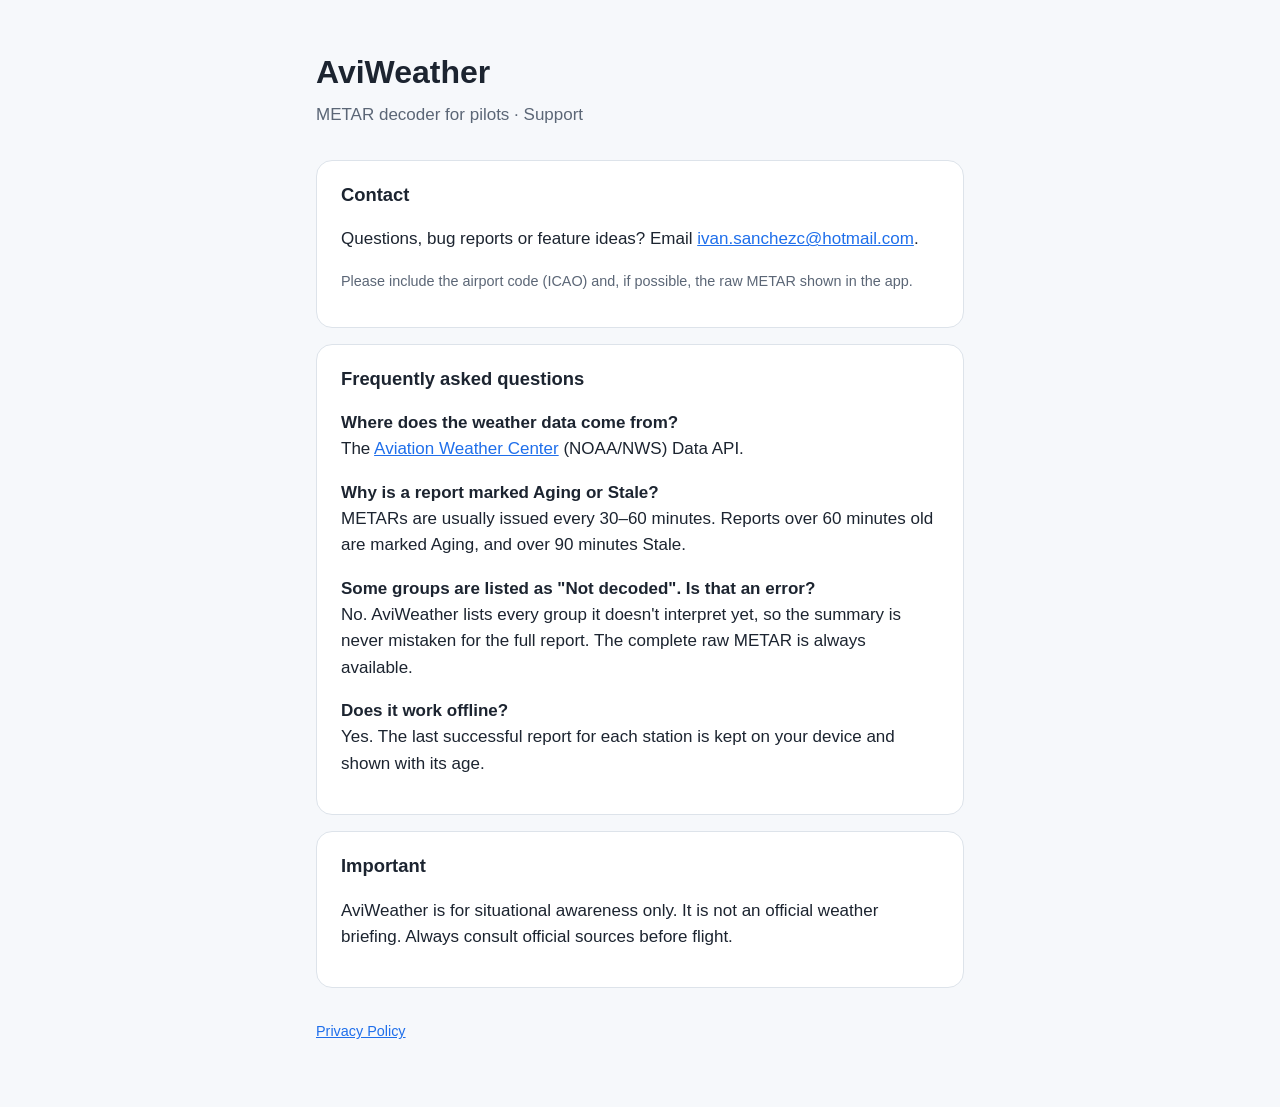
<file: index.html>
<!doctype html>
<html lang="en">
<head>
  <meta charset="utf-8">
  <meta name="viewport" content="width=device-width, initial-scale=1">
  <title>AviWeather Support</title>
  <link rel="stylesheet" href="style.css">
</head>
<body>
<main>
  <header>
    <h1>AviWeather</h1>
    <p>METAR decoder for pilots · Support</p>
  </header>

  <section>
    <h2>Contact</h2>
    <p>Questions, bug reports or feature ideas? Email <a href="mailto:ivan.sanchezc@hotmail.com?subject=AviWeather%20support">ivan.sanchezc@hotmail.com</a>.</p>
    <p class="muted">Please include the airport code (ICAO) and, if possible, the raw METAR shown in the app.</p>
  </section>

  <section>
    <h2>Frequently asked questions</h2>
    <p><strong>Where does the weather data come from?</strong><br>
    The <a href="https://aviationweather.gov">Aviation Weather Center</a> (NOAA/NWS) Data API.</p>
    <p><strong>Why is a report marked Aging or Stale?</strong><br>
    METARs are usually issued every 30–60 minutes. Reports over 60 minutes old are marked Aging, and over 90 minutes Stale.</p>
    <p><strong>Some groups are listed as "Not decoded". Is that an error?</strong><br>
    No. AviWeather lists every group it doesn't interpret yet, so the summary is never mistaken for the full report. The complete raw METAR is always available.</p>
    <p><strong>Does it work offline?</strong><br>
    Yes. The last successful report for each station is kept on your device and shown with its age.</p>
  </section>

  <section>
    <h2>Important</h2>
    <p>AviWeather is for situational awareness only. It is not an official weather briefing. Always consult official sources before flight.</p>
  </section>

  <nav><a href="privacy.html">Privacy Policy</a></nav>
</main>
</body>
</html>
</file>
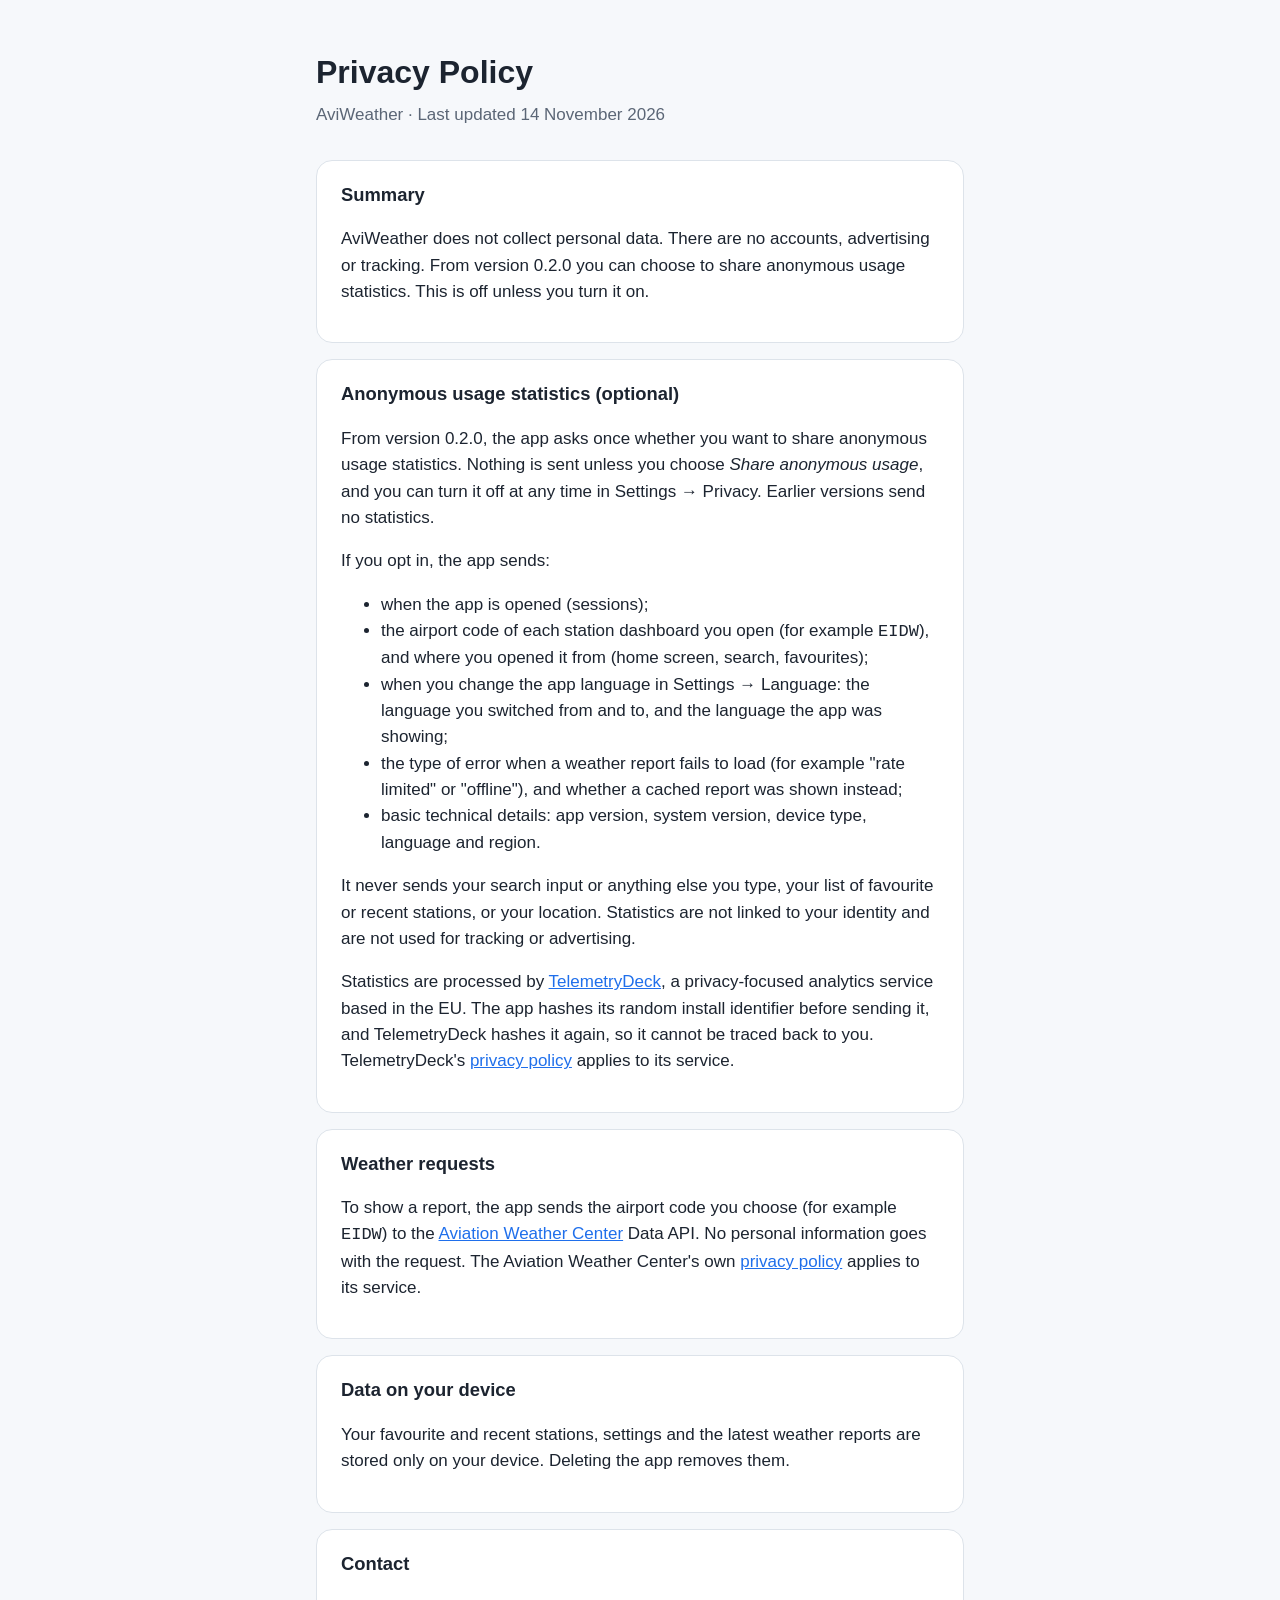
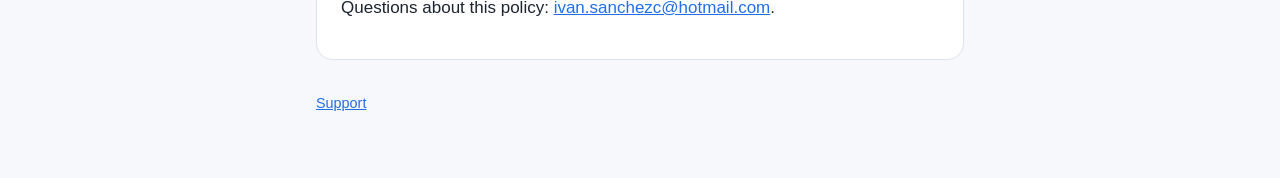
<file: privacy.html>
<!doctype html>
<html lang="en">
<head>
  <meta charset="utf-8">
  <meta name="viewport" content="width=device-width, initial-scale=1">
  <title>AviWeather Privacy Policy</title>
  <link rel="stylesheet" href="style.css">
</head>
<body>
<main>
  <header>
    <h1>Privacy Policy</h1>
    <p>AviWeather · Last updated 14 November 2026</p>
  </header>

  <section>
    <h2>Summary</h2>
    <p>AviWeather does not collect personal data. There are no accounts, advertising or tracking. From version 0.2.0 you can choose to share anonymous usage statistics. This is off unless you turn it on.</p>
  </section>

  <section>
    <h2>Anonymous usage statistics (optional)</h2>
    <p>From version 0.2.0, the app asks once whether you want to share anonymous usage statistics. Nothing is sent unless you choose <em>Share anonymous usage</em>, and you can turn it off at any time in Settings → Privacy. Earlier versions send no statistics.</p>
    <p>If you opt in, the app sends:</p>
    <ul>
      <li>when the app is opened (sessions);</li>
      <li>the airport code of each station dashboard you open (for example <code>EIDW</code>), and where you opened it from (home screen, search, favourites);</li>
      <li>when you change the app language in Settings → Language: the language you switched from and to, and the language the app was showing;</li>
      <li>the type of error when a weather report fails to load (for example "rate limited" or "offline"), and whether a cached report was shown instead;</li>
      <li>basic technical details: app version, system version, device type, language and region.</li>
    </ul>
    <p>It never sends your search input or anything else you type, your list of favourite or recent stations, or your location. Statistics are not linked to your identity and are not used for tracking or advertising.</p>
    <p>Statistics are processed by <a href="https://telemetrydeck.com">TelemetryDeck</a>, a privacy-focused analytics service based in the EU. The app hashes its random install identifier before sending it, and TelemetryDeck hashes it again, so it cannot be traced back to you. TelemetryDeck's <a href="https://telemetrydeck.com/privacy/">privacy policy</a> applies to its service.</p>
  </section>

  <section>
    <h2>Weather requests</h2>
    <p>To show a report, the app sends the airport code you choose (for example <code>EIDW</code>) to the <a href="https://aviationweather.gov">Aviation Weather Center</a> Data API. No personal information goes with the request. The Aviation Weather Center's own <a href="https://www.weather.gov/privacy">privacy policy</a> applies to its service.</p>
  </section>

  <section>
    <h2>Data on your device</h2>
    <p>Your favourite and recent stations, settings and the latest weather reports are stored only on your device. Deleting the app removes them.</p>
  </section>

  <section>
    <h2>Contact</h2>
    <p>Questions about this policy: <a href="mailto:ivan.sanchezc@hotmail.com?subject=AviWeather%20privacy">ivan.sanchezc@hotmail.com</a>.</p>
  </section>

  <nav><a href="index.html">Support</a></nav>
</main>
</body>
</html>
</file>
<file: style.css>
:root {
  --bg: #f6f8fb;
  --surface: #ffffff;
  --text: #1c2430;
  --muted: #5b6676;
  --accent: #1f6feb;
  --border: #dde3ea;
}

@media (prefers-color-scheme: dark) {
  :root {
    --bg: #0f141b;
    --surface: #18202a;
    --text: #e6edf3;
    --muted: #9aa7b6;
    --accent: #58a6ff;
    --border: #2a3441;
  }
}

* { box-sizing: border-box; }

body {
  margin: 0;
  background: var(--bg);
  color: var(--text);
  font: 17px/1.55 -apple-system, BlinkMacSystemFont, "Segoe UI", Roboto, sans-serif;
}

main {
  max-width: 680px;
  margin: 0 auto;
  padding: 48px 16px 64px;
}

header { margin-bottom: 32px; }
header h1 { margin: 0 0 4px; font-size: 2rem; }
header p { margin: 0; color: var(--muted); }

section {
  background: var(--surface);
  border: 1px solid var(--border);
  border-radius: 16px;
  padding: 20px 24px;
  margin-bottom: 16px;
}

h2 { margin: 0 0 8px; font-size: 1.15rem; }
p, li { color: var(--text); }
.muted { color: var(--muted); font-size: 0.9rem; }
a { color: var(--accent); }
nav { margin-top: 32px; color: var(--muted); font-size: 0.9rem; }
</file>
